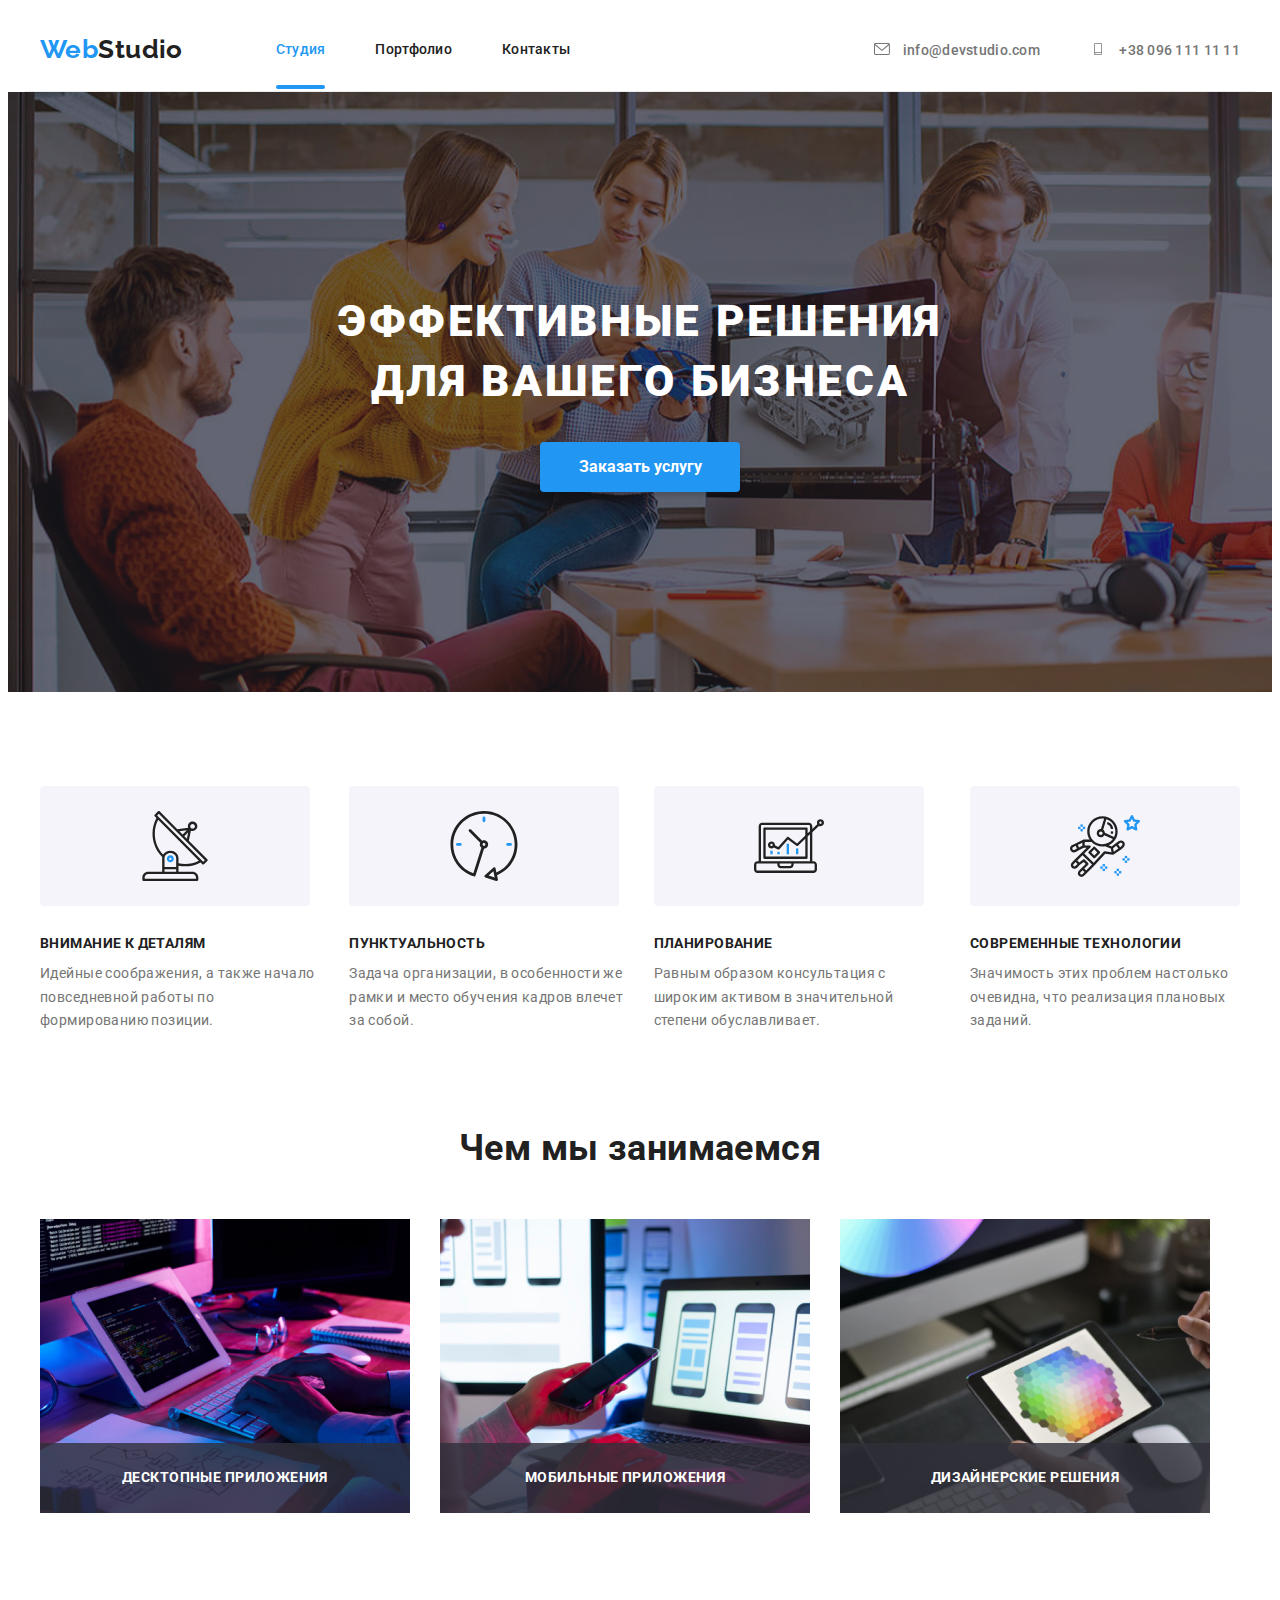
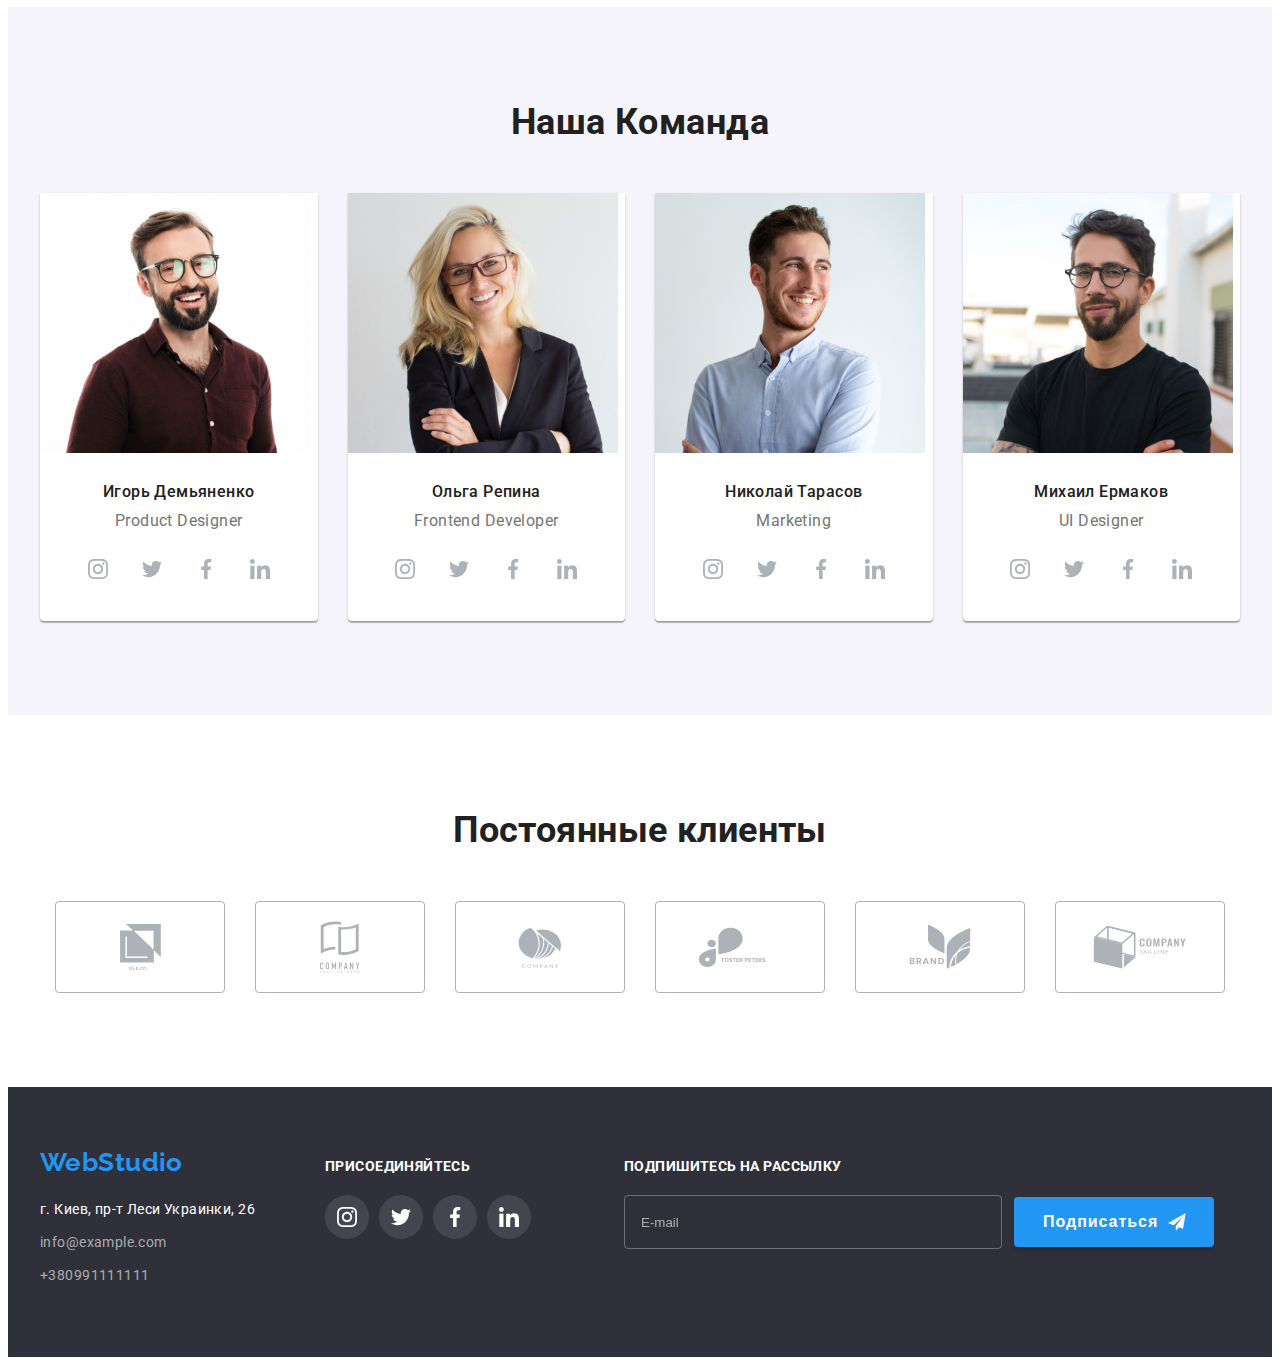
<file: index.html>
<!DOCTYPE html>
<html lang="ru">
<head>
    <meta charset="UTF-8">
    <meta http-equiv="X-UA-Compatible" content="IE=edge">
    <meta name="viewport" content="width=device-width, initial-scale=1.0">
    <title>WebStudio</title>

    <link rel="preconnect" href="https://fonts.googleapis.com">
    <link rel="preconnect" href="https://fonts.gstatic.com" crossorigin>
    <link href="https://fonts.googleapis.com/css2?family=Raleway:wght@700&family=Roboto:wght@400;500;700;900&display=swap" rel="stylesheet">
    <link rel="stylesheet" href="https://cdnjs.cloudflare.com/ajax/libs/modern-normalize/1.1.0/modern-normalize.min.css" integrity="sha512-wpPYUAdjBVSE4KJnH1VR1HeZfpl1ub8YT/NKx4PuQ5NmX2tKuGu6U/JRp5y+Y8XG2tV+wKQpNHVUX03MfMFn9Q==" crossorigin="anonymous" referrerpolicy="no-referrer" />
    <link rel="stylesheet" href="./css/main.css">
</head>
<body>
    <header class="header">
        <div class="container">
            <nav class="nav header__nav">
                <a href="./index.html" class="logo link">Web<span class="logo__span">Studio</span></a>
                <ul class="list header__list list">
                    <li class="item header__item"><a href="#" class="header__link link current">Студия</a></li>
                    <li class="item header__item"><a href="./portfolio.html" class="header__link link">Портфолио</a></li>
                    <li class="item header__item"><a href="#" class="header__link link">Контакты</a></li>
                </ul>  
            </nav>   
            <ul class="contact contact__list list">  
                    <li class="item header__item"><a href="mailto:info@devstudio.com" class="contacts header__contacts link">
                        <svg class="icon contacts__icon">
                            <use href="./images/icons.svg#icon-mail"></use>
                        </svg>
                        info@devstudio.com</a></li>
                    <li class="header-item"><a href="tel:+380961111111" class="contacts header__contacts link">
                        <svg class="icon contacts__icon">
                            <use href="./images/icons.svg#icon-smartphone"></use>
                        </svg>
                        +38 096 111 11 11</a></li>
            </ul>  
        </div>
    </header>
    
    <main>
        <section class="section hero">
            <div class="container">
                <h1 class="hero__title">Эффективные решения для вашего бизнеса</h1>
                <button type="button" class="hero__btn btn" data-modal-open>Заказать услугу</button>
            </div>
        </section>
    
        <section class="section description">
            <div class="container">
                <h2 class="visually-hidden">Описание</h2>
                <ul class="description list">
                    <li class="description__item">
                        <div class="description__soc">
                            <svg class="description__icon">
                                <use href="./images/icons.svg#icon-antenna"></use>
                            </svg>
                        </div>
                        <h3 class="description__title">Внимание к деталям</h3>
                        <p class="description__text">Идейные соображения, а также начало повседневной работы по формированию позиции.</p>
                    </li>
                    <li class="description__item">
                        <div class="description__soc">
                            <svg class="description__icon">
                                <use href="./images/icons.svg#icon-clock"></use>
                            </svg>
                        </div>
                        <h3 class="description__title">Пунктуальность</h3>
                        <p class="description__text">Задача организации, в особенности же рамки и место обучения кадров влечет за собой.</p>
                    </li>
                    <li class="description__item">
                        <div class="description__soc">
                            <svg class="description__icon">
                                <use href="./images/icons.svg#icon-diagram"></use>
                            </svg>
                        </div>
                        <h3 class="description__title">Планирование</h3>
                        <p class="description__text">Равным образом консультация с широким активом в значительной степени обуславливает.</p>
                    </li>
                    <li class="description__item">
                        <div class="description__soc">
                            <svg class="description__icon">
                                <use href="./images/icons.svg#icon-astronaut"></use>
                            </svg>
                        </div>
                        <h3 class="description__title">Современные технологии</h3>
                        <p class="description__text">Значимость этих проблем настолько очевидна, что реализация плановых заданий.</p>
                    </li>
                </ul>
            </div>    
        </section>
    
        <section class="section about">
            <div class="container">
                <h2 class="about__title">Чем мы занимаемся</h2>
                <ul class="about__list list">
                    <li class="about__item">
                        <div class="about__overlay">
                            <img src="./images/about-1.jpg" alt="Рабочий процесс" width="370">
                            <p class="about__text">Десктопные приложения</p>
                        </div>
                    </li>
                    <li class="about__item">
                        <div class="about__overlay">
                            <img src="./images/about-2.jpg" alt="поиск" width="370">
                            <p class="about__text">Мобильные приложения</p>
                        </div>
                    </li>
                    <li class="about__item">
                        <div class="about__overlay">
                            <img src="./images/about-3.jpg" alt="палитра-цветов" width="370">
                            <p class="about__text">Дизайнерские решения</p>
                        </div>
                    </li>
                </ul>
            </div>    
        </section>
        <section class="team section">
            <div class="container">
                <h2 class="team__title">Наша Команда</h2>
                <ul class="team-list list">
                    <li class="team-list__item">
                        <img src="./images/team-1.jpg" alt="Продакт дизайнер" width="270">
                            <div class="team-text">
                                <h3 class="team-text__name">Игорь Демьяненко</h3>
                                <p class="team-text__role">Product Designer</p>
                                    <ul class="team-soc list">
                                        <li class="team-soc__item">
                                            <a href="#" class="team-soc__link">
                                                <svg class="team-soc__icon" width="20" height="20">
                                                    <use href="./images/icons.svg#icon-instagram"></use>
                                                </svg>
                                            </a>
                                        </li>
                                        <li class="team-soc__item">
                                            <a href="#" class="team-soc__link">
                                                <svg class="team-soc__icon" width="20" height="20">
                                                    <use href="./images/icons.svg#icon-twitter"></use>
                                                </svg>
                                            </a>
                                        </li>
                                        <li class="team-soc__item">
                                            <a href="#" class="team-soc__link">
                                                <svg class="team-soc__icon" width="20" height="20">
                                                    <use href="./images/icons.svg#icon-facebook"></use>
                                                </svg>
                                            </a>
                                        </li>
                                        <li class="team-soc__item">
                                            <a href="#" class="team-soc__link">
                                                <svg class="team-soc__icon" width="20" height="20">
                                                    <use href="./images/icons.svg#icon-linkedin"></use>
                                                </svg>
                                            </a>
                                        </li>
                                    </ul>
                            </div>
                    </li>
                    <li class="team-list__item">
                        <img src="./images/team-2.jpg" alt="Фронтенд разработчик" width="270">
                            <div class="team-text">
                                <h3 class="team-text__name">Ольга Репина</h3>
                                <p class="team-text__role">Frontend Developer</p>
                                <ul class="team-soc list">
                                    <li class="team-soc__item">
                                        <a href="#" class="team-soc__link">
                                            <svg class="team-soc__icon" width="20" height="20">
                                                <use href="./images/icons.svg#icon-instagram"></use>
                                            </svg>
                                        </a>
                                    </li>
                                    <li class="team-soc__item">
                                        <a href="#" class="team-soc__link">
                                            <svg class="team-soc__icon" width="20" height="20">
                                                <use href="./images/icons.svg#icon-twitter"></use>
                                            </svg>
                                        </a>
                                    </li>
                                    <li class="team-soc__item">
                                        <a href="#" class="team-soc__link">
                                            <svg class="team-soc__icon" width="20" height="20">
                                                <use href="./images/icons.svg#icon-facebook"></use>
                                            </svg>
                                        </a>
                                    </li>
                                    <li class="team-soc__item">
                                        <a href="#" class="team-soc__link">
                                            <svg class="team-soc__icon" width="20" height="20">
                                                <use href="./images/icons.svg#icon-linkedin"></use>
                                            </svg>
                                        </a>
                                    </li>
                                </ul>
                            </div>
                    </li>
                    <li class="team-list__item">
                        <img src="./images/team-3.jpg" alt="Маркетинг" width="270">
                            <div class="team-text">
                                <h3 class="team-text__name">Николай Тарасов</h3>
                                <p class="team-text__role">Marketing</p>
                                <ul class="team-soc list">
                                    <li class="team-soc__item">
                                        <a href="#" class="team-soc__link">
                                            <svg class="team-soc__icon" width="20" height="20">
                                                <use href="./images/icons.svg#icon-instagram"></use>
                                            </svg>
                                        </a>
                                    </li>
                                    <li class="team-soc__item">
                                        <a href="#" class="team-soc__link">
                                            <svg class="team-soc__icon" width="20" height="20">
                                                <use href="./images/icons.svg#icon-twitter"></use>
                                            </svg>
                                        </a>
                                    </li>
                                    <li class="team-soc__item">
                                        <a href="#" class="team-soc__link">
                                            <svg class="team-soc__icon" width="20" height="20">
                                                <use href="./images/icons.svg#icon-facebook"></use>
                                            </svg>
                                        </a>
                                    </li>
                                    <li class="team-soc__item">
                                        <a href="#" class="team-soc__link">
                                            <svg class="team-soc__icon" width="20" height="20">
                                                <use href="./images/icons.svg#icon-linkedin"></use>
                                            </svg>
                                        </a>
                                    </li>
                                </ul>
                            </div>
                    </li>
                    <li class="team-list__item">
                        <img src="./images/team-4.jpg" alt="ЮИ Дизайнер" width="270">
                            <div class="team-text">
                                <h3 class="team-text__name">Михаил Ермаков</h3>
                                <p class="team-text__role">UI Designer</p>
                                <ul class="team-soc list">
                                    <li class="team-soc__item">
                                        <a href="#" class="team-soc__link">
                                            <svg class="team-soc__icon" width="20" height="20">
                                                <use href="./images/icons.svg#icon-instagram"></use>
                                            </svg>
                                        </a>
                                    </li>
                                    <li class="team-soc__item">
                                        <a href="#" class="team-soc__link">
                                            <svg class="team-soc__icon" width="20" height="20">
                                                <use href="./images/icons.svg#icon-twitter"></use>
                                            </svg>
                                        </a>
                                    </li>
                                    <li class="team-soc__item">
                                        <a href="#" class="team-soc__link">
                                            <svg class="team-soc__icon" width="20" height="20">
                                                <use href="./images/icons.svg#icon-facebook"></use>
                                            </svg>
                                        </a>
                                    </li>
                                    <li class="team-soc__item">
                                        <a href="#" class="team-soc__link">
                                            <svg class="team-soc__icon" width="20" height="20">
                                                <use href="./images/icons.svg#icon-linkedin"></use>
                                            </svg>
                                        </a>
                                    </li>
                                </ul>
                            </div>
                    </li>
                </ul>
            </div>    
        </section>
    <section class="clietns section">
        <div class="container">
            <h2 class="clients__title">Постоянные клиенты</h2>
                <ul class="clients-item list">
                    <li class="clients-item__list">
                        <a href="#" class="clients-item__link">
                            <svg class="clients-icon" width="41" height="46.7">
                                <use href="./images/icons.svg#icon-yaco"></use>
                            </svg>
                        </a>
                    </li>    
                    <li class="clients-item__list">
                        <a href="#" class="clients-item__link">
                            <svg class="clients-icon" width="40" height="52">
                                <use href="./images/icons.svg#icon-taglinehere"></use>
                            </svg>
                        </a>
                    </li>    
                    <li class="clients-item__list">
                        <a href="#" class="clients-item__link">
                            <svg class="clients-icon" width="43.46" height="41.18">
                                <use href="./images/icons.svg#icon-company"></use>
                            </svg>
                        </a>
                    </li>    
                    <li class="clients-item__list">
                        <a href="#" class="clients-item__link">
                            <svg class="clients-icon" width="84.44" height="40.62">
                                <use href="./images/icons.svg#icon-fosterpeters"></use>
                            </svg>
                        </a>
                    </li>    
                    <li class="clients-item__list">
                        <a href="#" class="clients-item__link">
                            <svg class="clients-icon" width="62.54" height="45.43">
                                <use href="./images/icons.svg#icon-brand"></use>
                            </svg>
                        </a>
                    </li>    
                    <li class="clients-item__list">
                        <a href="#" class="clients-item__link">
                            <svg class="clients-icon" width="93.79" height="43.93">
                                <use href="./images/icons.svg#icon-tagline"></use>
                            </svg>
                        </a>
                    </li>    
                </ul>
        </div>
    </section>
    </main>
    <footer class="footer">
        <div class="container">
            <address class="footer__address">
            <a href="./index.html" class="footer-logo link">Web<span class="footer-logo-span">Studio</span></a>
                <div class="footer__item">
                    <ul class="footer__list list">
                        <li><a href="https://goo.gl/maps/cSgDXWEeevy2cfZU7"  class="footer__address link" target="_blank" rel="noopener, noindex, nofollow" >г. Киев, пр-т Леси Украинки, 26</a></li>
                        <li><a href="mailto:info@example.com"  class="footer__contacts link">info@example.com</a></li>
                        <li><a href="tel:+380991111111"  class="footer__contacts link">+380991111111</a></li>
                    </ul>
                </div>
            </address>  
            <div class="join">
                <h2 class="join__title">присоединяйтесь</h2>
                <ul class="join__soc">
                    <li class="join__icon list">
                        <a href="" class="join__link">
                            <svg class="join__logo" width="20" height="20">
                                <use href="./images/icons.svg#icon-instagram"></use>
                            </svg>
                        </a>
                    </li>
                    <li class="join__icon list">
                        <a href="" class="join__link">
                            <svg class="join__logo" width="20" height="20">
                                <use href="./images/icons.svg#icon-twitter"></use>
                            </svg>
                        </a>
                    </li>
                    <li class="join__icon list">
                        <a href="" class="join__link">
                            <svg class="join__logo" width="20" height="20">
                                <use href="./images/icons.svg#icon-facebook"></use>
                            </svg>
                        </a>
                    </li>
                    <li class="join__icon list">
                        <a href="" class="join__link">
                            <svg class="join__logo" width="20" height="20">
                                <use href="./images/icons.svg#icon-linkedin"></use>
                            </svg>
                        </a>
                    </li>
                </ul>
            </div>
                <form class="mailing">
                    <label class="mailing__label" for="user-email">Подпишитесь на рассылку</label>
                    <div class="mailing__list">
                        <input type="text" class="mailing__input" name="user-email" id="user-email" placeholder="E-mail" required>
                        <button type="submit" class="mailing__btn">Подписаться
                            <svg class="mailing__send" width="24" height="24">
                                <use href="./images/icons.svg#icon-send"></use>
                            </svg>
                        </button>
                    </div>
                </form>
        </div>   
    </footer>
    <div class="backdrop is-hidden" data-modal>
        <div class="modal">
            <button type="button" class="modal__closed-btn" data-modal-close>
                <svg class="modal__closed-logo" width="11" height="11">
                    <use href="./images/icons.svg#icon-close"></use>
                </svg>
            </button>
                <p class="modal__title">
                    Оставьте свои данные, мы вам перезвоним
                </p>
                <form>
                    <div class="modal-field">
                        <label class="modal-field__label" for="user-name">Имя</label>
                        <div class="modal-field__wrap">
                            <input type="name" class="modal-field__input" name="user-name" id="user-name" required>
                            <svg class="modal-field__icon" width="18" height="18">
                                <use href="./images/icons.svg#icon-tip"></use>
                            </svg>
                        </div>
                    </div>
                    <div class="modal-field">
                        <label class="modal-field__label" for="user-phone">Телефон</label>
                        <div class="modal-field__wrap">
                            <input type="tel" class="modal-field__input" name="user-phone" id="user-phone">
                            <svg class="modal-field__icon" width="18" height="18">
                                <use href="./images/icons.svg#icon-phonemodal"></use>
                            </svg>
                        </div>
                    </div>
                    <div class="modal-field">
                        <label class="modal-field__label" for="user-email">Почта</label>
                        <div class="modal-field__wrap">
                            <input type="email" class="modal-field__input" name="user-email" id="user-email">
                            <svg class="modal-field__icon" width="18" height="18">
                                <use href="./images/icons.svg#icon-mailmodal"></use>
                            </svg>
                        </div>
                    </div>
                    <div class="modal-field-area">
                        <label class="modal-field__label" for="user-text">Комментарий</label>
                        <textarea name="user-text" id="user-text" class="modal-field-area__text" placeholder="Введите текст"></textarea>
                    </div>
                    <div class="modal-field-policy">
                        <input type="checkbox" class="modal-field-policy__check visually-hidden" id="input-check" name="policy" value="policy">
                         <label for="input-check" class="modal-field-policy__text">Соглашаюсь с рассылкой и принимаю 
                             <a href="#" class="policy">Условия договора</a></label>
                    </div>
                    <div class="submit-btn">
                        <button type="submit" class="submit-btn__modal">Отправить</button>
                    </div>
                </form>
        </div>
    </div>
    <script src="./js/modal.js"></script>
</body>
</html>
</file>
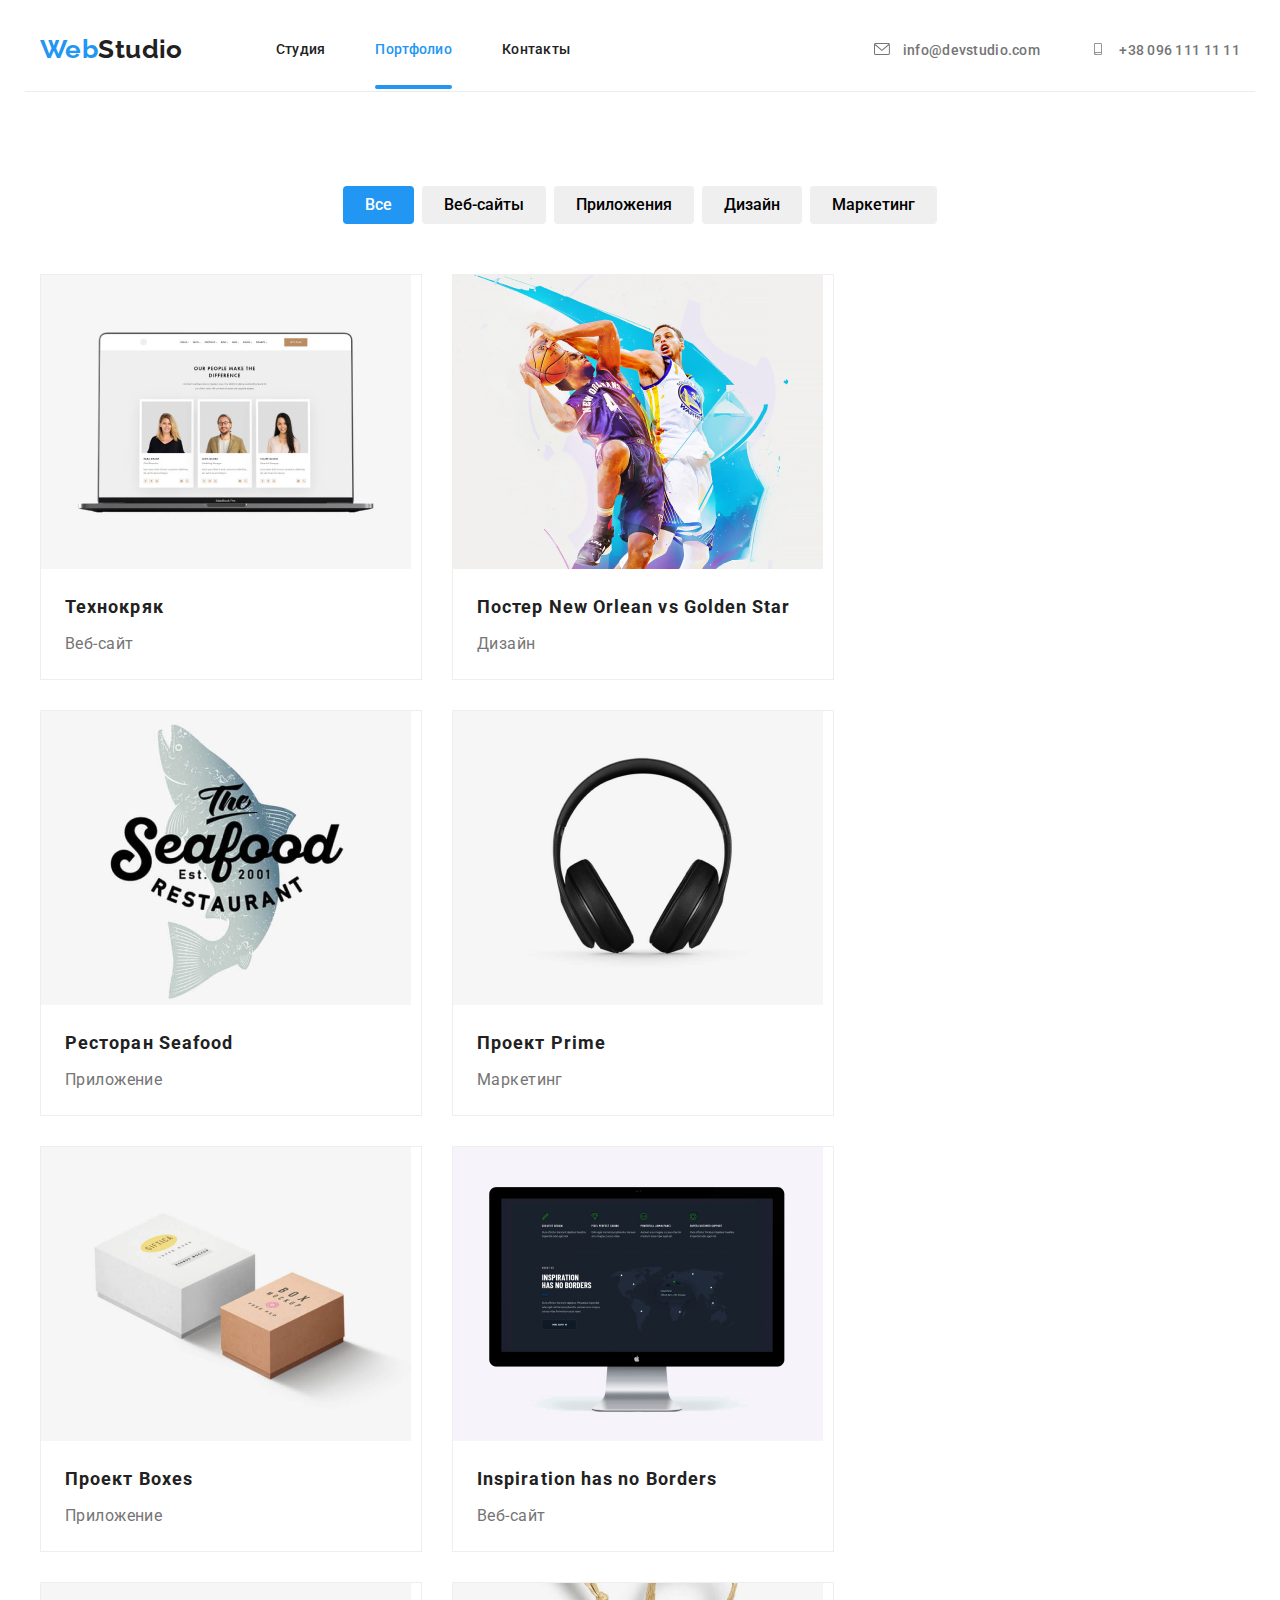
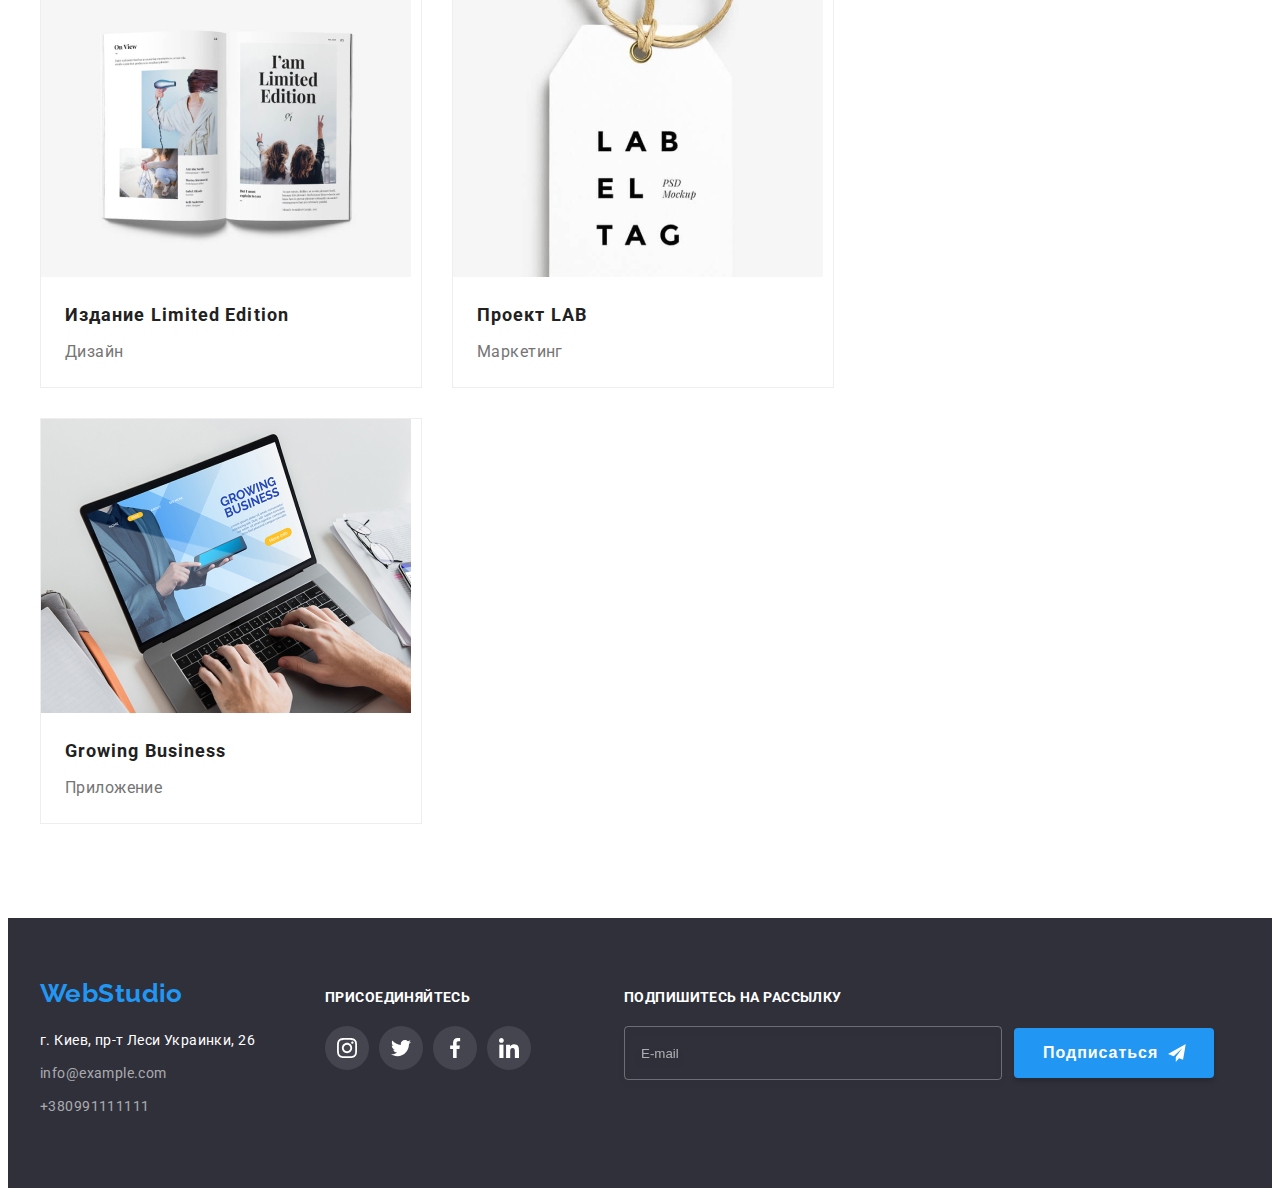
<file: portfolio.html>
<!DOCTYPE html>
<html lang="en">
<head>
    <meta charset="UTF-8">
    <meta http-equiv="X-UA-Compatible" content="IE=edge">
    <meta name="viewport" content="width=device-width, initial-scale=1.0">
    <title>Portfolio</title>
    <link rel="preconnect" href="https://fonts.googleapis.com">
    <link rel="preconnect" href="https://fonts.gstatic.com" crossorigin>
    <link href="https://fonts.googleapis.com/css2?family=Raleway:wght@700&family=Roboto:wght@400;500;700;900&display=swap" rel="stylesheet">
    <link rel="stylesheet" href="https://cdnjs.cloudflare.com/ajax/libs/modern-normalize/1.1.0/modern-normalize.min.css" integrity="sha512-wpPYUAdjBVSE4KJnH1VR1HeZfpl1ub8YT/NKx4PuQ5NmX2tKuGu6U/JRp5y+Y8XG2tV+wKQpNHVUX03MfMFn9Q==" crossorigin="anonymous" referrerpolicy="no-referrer" />
    <link rel="stylesheet" href="./css/main.css">
</head>
<body>
    <header class="header">
        <div class="container">
            <nav class="nav header__nav">
                <a href="./index.html" class="logo link">Web<span class="logo__span">Studio</span></a>
                <ul class="list header__list list">
                    <li class="item header__item"><a href="./index.html" class="link header__link link">Студия</a></li>
                    <li class="item header__item"><a href="#" class="link header__link link current">Портфолио</a></li>
                    <li class="item header__item"><a href="#" class="link header__link link">Контакты</a></li>
                </ul>  
            </nav>   
            <ul class="contact contact__list list">  
                    <li class="item header__item"><a href="mailto:info@devstudio.com" class="contacts header__contacts link">
                        <svg class="icon contacts__icon">
                            <use href="./images/icons.svg#icon-mail"></use>
                        </svg>
                        info@devstudio.com</a></li>
                    <li class="header-item"><a href="tel:+380961111111" class="contacts header__contacts link">
                        <svg class="icon contacts__icon">
                            <use href="./images/icons.svg#icon-smartphone"></use>
                        </svg>
                        +38 096 111 11 11</a></li>
            </ul>  
        </div>
    </header>
<main>
    <section class="portfolio">
        <div class="container">
            <h1 class="visually-hidden">Портфолио</h1>
            <ul class="portfolio-list-btn list">
                <li class="portfolio-btn-list"><button type="button" class="portfolio-btn list current-btn-portfolio">Все</button></li>
                <li class="portfolio-btn-list"><button type="button" class="portfolio-btn list">Веб-сайты</button></li>
                <li class="portfolio-btn-list"><button type="button" class="portfolio-btn list">Приложения</button></li>
                <li class="portfolio-btn-list"><button type="button" class="portfolio-btn list">Дизайн</button></li>
                <li class="portfolio-btn-list"><button type="button" class="portfolio-btn list">Маркетинг</button></li>
            </ul>
            <ul class="cards-list list">
                <li class="cards-item">
                    <a href="#" class="cards-link link">
                        <div class="animation-overlay">
                            <img src="./images/portfolio1.jpg" alt="Веб-сайт">
                            <p class="overlay">
                                Ресурс предлагает комплексные предложения с разным уровнем функционала и сервисов.
                                Все это позволит посетителю получить исчерпывающие сведения о компании или частном лице.
                            </p>
                        </div>
                        <div class="text-wrapper">
                            <h3 class="portfolio-title">Технокряк</h3>
                            <p class="portfolio-text">Веб-сайт</p>
                        </div>
                    </a>
                </li>
                <li class="cards-item">
                    <a href="#" class="cards-link link">
                        <div class="animation-overlay">
                            <img src="./images/portfolio2.jpg" alt="Постер New Orlean vs Golden Star">
                            <p class="overlay">
                                Ресурс предлагает комплексные предложения с разным уровнем функционала и сервисов.
                                Все это позволит посетителю получить исчерпывающие сведения о компании или частном лице.
                            </p>
                        </div>
                        <div class="text-wrapper">
                            <h3 class="portfolio-title">Постер New Orlean vs Golden Star</h3>
                            <p class="portfolio-text">Дизайн</p>
                        </div>
                    </a>   
                </li>
                <li class="cards-item">
                    <a href="" class="cards-link link">
                        <div class="animation-overlay">
                            <img src="./images/portfolio3.jpg" alt="Ресторан Seafood" width="370">
                            <p class="overlay">
                                Ресурс предлагает комплексные предложения с разным уровнем функционала и сервисов.
                                Все это позволит посетителю получить исчерпывающие сведения о компании или частном лице.
                            </p>
                        </div>        
                        <div class="text-wrapper">
                            <h3 class="portfolio-title">Ресторан Seafood</h3>
                            <p class="portfolio-text">Приложение</p>
                        </div> 
                    </a>
                </li>
                <li class="cards-item">
                    <a href="" class="cards-link link">
                        <div class="animation-overlay">
                            <img src="./images/portfolio4.jpg" alt="Проект Prime" width="370">
                            <p class="overlay">
                                Ресурс предлагает комплексные предложения с разным уровнем функционала и сервисов.
                                Все это позволит посетителю получить исчерпывающие сведения о компании или частном лице.
                            </p>
                        </div>
                        <div class="text-wrapper">
                            <h3 class="portfolio-title">Проект Prime</h3>
                            <p class="portfolio-text">Маркетинг</p>
                        </div>
                    </a>
                </li>
                <li class="cards-item">
                    <a href="#" class="cards-link link">
                        <div class="animation-overlay">
                            <img src="./images/portfolio5.jpg" alt="Проект Boxes" width="370">
                            <p class="overlay">
                                Ресурс предлагает комплексные предложения с разным уровнем функционала и сервисов.
                                Все это позволит посетителю получить исчерпывающие сведения о компании или частном лице.
                            </p>
                        </div>
                        <div class="text-wrapper">
                            <h3 class="portfolio-title">Проект Boxes</h3>
                            <p class="portfolio-text">Приложение</p>
                        </div>
                    </a>
                </li>
                <li class="cards-item">
                    <a href="#" class="cards-link link">
                        <div class="animation-overlay">
                            <img src="./images/portfolio6.jpg" alt="Inspiration has no Borders" width="370">
                            <p class="overlay">
                                Ресурс предлагает комплексные предложения с разным уровнем функционала и сервисов.
                                Все это позволит посетителю получить исчерпывающие сведения о компании или частном лице.
                            </p>
                        </div>
                        <div class="text-wrapper">
                            <h3 class="portfolio-title">Inspiration has no Borders</h3>
                            <p class="portfolio-text">Веб-сайт</p>
                        </div>
                    </a>
                </li>
                <li class="cards-item">
                    <a href="#" class="cards-link link">
                        <div class="animation-overlay">
                            <img src="./images/portfolio7.jpg" alt="Издание Limited Edition" width="370">
                            <p class="overlay">
                                Ресурс предлагает комплексные предложения с разным уровнем функционала и сервисов.
                                Все это позволит посетителю получить исчерпывающие сведения о компании или частном лице.
                            </p>
                        </div>
                        <div class="text-wrapper">
                            <h3 class="portfolio-title">Издание Limited Edition</h3>
                            <p class="portfolio-text">Дизайн</p>
                        </div>
                    </a>
                </li>
                <li class="cards-item">
                    <a href="#" class="cards-link link">
                        <div class="animation-overlay">
                            <img src="./images/portfolio8.jpg" alt="Проект LAB" width="370">
                            <p class="overlay">
                                Ресурс предлагает комплексные предложения с разным уровнем функционала и сервисов.
                                Все это позволит посетителю получить исчерпывающие сведения о компании или частном лице.
                            </p>
                        </div>
                        <div class="text-wrapper">
                            <h3 class="portfolio-title">Проект LAB</h3>
                            <p class="portfolio-text">Маркетинг</p>
                        </div>
                    </a>
                </li>
                <li class="cards-item">
                    <a href="#" class="cards-link link">
                        <div class="animation-overlay">
                            <img src="./images/portfolio9.jpg" alt="Growing Business" width="370">
                            <p class="overlay">
                                Ресурс предлагает комплексные предложения с разным уровнем функционала и сервисов.
                                Все это позволит посетителю получить исчерпывающие сведения о компании или частном лице.
                            </p>
                        </div>
                        <div class="text-wrapper">
                            <h3 class="portfolio-title">Growing Business</h3>
                            <p class="portfolio-text">Приложение</p>
                        </div>
                    </a>
                </li>
            </ul> 
        </div>
    </section>
</main>  
<footer class="footer">
        <div class="container">
            <address class="footer__address">
            <a href="./index.html" class="footer-logo link">Web<span class="footer-logo-span">Studio</span></a>
                <div class="footer__item">
                    <ul class="footer__list list">
                        <li><a href="https://goo.gl/maps/cSgDXWEeevy2cfZU7"  class="footer__address link" target="_blank" rel="noopener, noindex, nofollow" >г. Киев, пр-т Леси Украинки, 26</a></li>
                        <li><a href="mailto:info@example.com"  class="footer__contacts link">info@example.com</a></li>
                        <li><a href="tel:+380991111111"  class="footer__contacts link">+380991111111</a></li>
                    </ul>
                </div>
            </address>  
            <div class="join">
                <h2 class="join__title">присоединяйтесь</h2>
                <ul class="join__soc">
                    <li class="join__icon list">
                        <a href="" class="join__link">
                            <svg class="join__logo" width="20" height="20">
                                <use href="./images/icons.svg#icon-instagram"></use>
                            </svg>
                        </a>
                    </li>
                    <li class="join__icon list">
                        <a href="" class="join__link">
                            <svg class="join__logo" width="20" height="20">
                                <use href="./images/icons.svg#icon-twitter"></use>
                            </svg>
                        </a>
                    </li>
                    <li class="join__icon list">
                        <a href="" class="join__link">
                            <svg class="join__logo" width="20" height="20">
                                <use href="./images/icons.svg#icon-facebook"></use>
                            </svg>
                        </a>
                    </li>
                    <li class="join__icon list">
                        <a href="" class="join__link">
                            <svg class="join__logo" width="20" height="20">
                                <use href="./images/icons.svg#icon-linkedin"></use>
                            </svg>
                        </a>
                    </li>
                </ul>
            </div>
                <form class="mailing">
                    <label class="mailing__label" for="user-email">Подпишитесь на рассылку</label>
                    <div class="mailing__list">
                        <input type="text" class="mailing__input" name="user-email" id="user-email" placeholder="E-mail" required>
                        <button type="submit" class="mailing__btn">Подписаться
                            <svg class="mailing__send" width="24" height="24">
                                <use href="./images/icons.svg#icon-send"></use>
                            </svg>
                        </button>
                    </div>
                </form>
        </div>   
    </footer>
</body>
</html>
</file>
<file: css/main.css>
.header .container {
  display: flex;
  align-items: center;
  justify-content: center;
  border-bottom: 1px solid #ECECEC;
}

.header__nav {
  display: flex;
  align-items: center;
}
.header__nav .logo__span {
  color: var(--primarly-black-color);
}

.current::after {
  content: "";
  width: 100%;
  height: 4px;
  position: absolute;
  display: block;
  background-color: var(--accent-color);
  border-radius: 2px;
  bottom: 0;
}

.header__list {
  display: flex;
  align-items: center;
}

.header__item:not(:last-child) {
  margin-right: 50px;
}

.contact__list {
  display: flex;
  margin-left: auto;
  fill: var(--accent-color);
}

.logo {
  font-family: "Raleway";
  font-style: normal;
  font-weight: 700;
  font-size: 26px;
  line-height: 31px;
  color: var(--accent-color);
  margin-right: 93px;
}

.header__link {
  display: block;
  padding: 32px 0;
  position: relative;
  font-family: inherit;
  font-weight: 500;
  line-height: 1.14;
  letter-spacing: 0.02em;
  color: var(--primarly-black-color);
  transition: color 250ms cubic-bezier(0.4, 0, 0.2, 1);
}
.header__link:hover, .header__link:focus, .header__link.current {
  color: var(--accent-color);
}

.header__contacts {
  font-family: inherit;
  font-weight: 500;
  line-height: 1.14;
  letter-spacing: 0.02em;
  transition: color 250ms cubic-bezier(0.4, 0, 0.2, 1);
  color: var(--primarly-gray-color);
  display: block;
  padding: 32px 0;
}
.header__contacts:hover, .header__contacts:focus {
  color: var(--accent-color);
}

.contacts__icon {
  width: 16px;
  height: 12px;
  fill: currentColor;
  margin-right: 10px;
  padding-top: 3px;
}

.description {
  display: flex;
  align-items: center;
}
.description__item:not(:last-child) {
  margin-right: 30px;
}
.description__title {
  font-size: 14px;
  line-height: 1.14;
  text-transform: uppercase;
  color: var(--primarly-black-color);
  margin-bottom: 10px;
}
.description__text {
  font-weight: 400;
  font-size: 14px;
  line-height: 1.71;
  color: var(--primarly-gray-color);
}
.description__soc {
  width: 270px;
  height: 120px;
  background-color: #F5F4FA;
  border-radius: 4px;
  display: flex;
  justify-content: center;
  align-items: center;
  margin-bottom: 30px;
}
.description__icon {
  width: 70px;
  height: 70px;
}

.section {
  padding-top: 94px;
  padding-bottom: 94px;
}

.hero {
  background-color: var(--hero-color);
  padding: 200px 0;
  text-align: center;
  background-image: linear-gradient(rgba(47, 48, 58, 0.4), rgba(47, 48, 58, 0.4)), url(../images/hero-bg.jpg);
  background-repeat: no-repeat;
  background-size: cover;
  max-width: 1600px;
  margin: 0 auto;
}
.hero__title {
  font-family: inherit;
  font-weight: 900;
  font-size: 44px;
  line-height: 1.36;
  text-align: center;
  letter-spacing: 0.06em;
  text-transform: uppercase;
  color: var(--primarly-white-color);
  max-width: 696px;
  margin-left: auto;
  margin-right: auto;
  margin-bottom: 30px;
}

.about {
  padding-bottom: 94px;
  padding-top: 0;
}
.about__list {
  display: flex;
}
.about__text {
  position: absolute;
  bottom: 0;
  font-weight: 700;
  font-size: 14px;
  line-height: 1.14;
  text-align: center;
  text-transform: uppercase;
  color: var(--primarly-white-color);
  background-color: rgba(47, 48, 58, 0.8);
  width: 100%;
  height: 70px;
  display: flex;
  justify-content: center;
  align-items: center;
}
.about__overlay {
  position: relative;
}

.about__title,
.team__title,
.clients__title {
  font-weight: 700;
  font-size: 36px;
  line-height: 42px;
  text-align: center;
  color: var(--primarly-black-color);
  margin-bottom: 50px;
}

.about__item + .about__item {
  margin-left: 30px;
}

.team {
  background-color: #F5F4FA;
}

.team-text__name {
  font-weight: 500;
  font-size: 16px;
  line-height: 1.18;
  color: var(--primarly-black-color);
  margin-bottom: 10px;
}

.team-list {
  display: flex;
  margin-left: -30px;
}
.team-list__item {
  align-items: center;
  flex-basis: calc((100% - 120px) / 3);
  margin-left: 30px;
  box-shadow: 0px 1px 3px rgba(0, 0, 0, 0.12), 0px 1px 1px rgba(0, 0, 0, 0.14), 0px 2px 1px rgba(0, 0, 0, 0.2);
  border-radius: 0px 0px 4px 4px;
  background-color: var(--primarly-white-color);
}

.team-text {
  text-align: center;
  padding: 30px 10px;
}
.team-text__role {
  font-weight: 400;
  font-size: 16px;
  line-height: 1.18;
  color: var(--primarly-gray-color);
  margin-bottom: 16px;
}

.team-soc {
  display: flex;
  justify-content: center;
}
.team-soc__link {
  width: 44px;
  height: 44px;
  background-color: var(--primarly-white-color);
  border-radius: 50%;
  display: flex;
  justify-content: center;
  align-items: center;
  fill: var(--icon-color);
}
.team-soc__link:hover, .team-soc__link:focus {
  background-color: var(--accent-color);
  fill: var(--primarly-white-color);
}
.team-soc__item + .team-soc__item {
  margin-left: 10px;
}

.clients-item {
  display: flex;
  justify-content: center;
  align-items: center;
}
.clients-item__link {
  width: 170px;
  height: 92px;
  border: 1px solid #AFB1B8;
  box-sizing: border-box;
  border-radius: 4px;
  display: flex;
  justify-content: center;
  align-items: center;
  fill: var(--icon-color);
}
.clients-item__link:hover, .clients-item__link:focus {
  border-color: var(--accent-color);
  fill: var(--accent-color);
}
.clients-item__list:not(:last-child) {
  margin-right: 30px;
}

.footer {
  background-color: var(--hero-color);
  padding-top: 60px;
  padding-bottom: 60px;
  display: flex;
  align-items: baseline;
}
.footer .container {
  display: flex;
  align-items: baseline;
}
.footer-logo {
  font-family: "Raleway";
  font-style: normal;
  font-weight: 700;
  font-size: 26px;
  line-height: 31px;
  color: var(--accent-color);
  display: block;
  margin-bottom: 20px;
}
.footer__list li:not(:last-child) {
  margin-bottom: 9px;
}
.footer__address {
  font-family: inherit;
  font-style: normal;
  font-weight: 400;
  line-height: 1.71;
  color: var(--primarly-white-color);
}
.footer__contacts, .footer__address {
  font-family: inherit;
  font-style: normal;
  font-weight: 400;
  line-height: 1.71;
  color: var(--primarly-gray-color);
}
.footer__contacts {
  color: var(--footer-contacts);
}
.footer__contacts:hover, .footer__contacts:focus,
.footer__contacts .current {
  color: var(--accent-color);
}
.footer__address {
  color: var(--primarly-white-color);
  padding-bottom: 9px;
}
.footer__item {
  display: flex;
  align-items: baseline;
  margin-top: 9px;
}
.footer-logo-item {
  padding-bottom: 20px;
}
.footer-mail {
  margin-bottom: 9px;
}

.join {
  margin-left: 70px;
}
.join__title {
  font-family: inherit;
  font-style: normal;
  font-weight: 700;
  font-size: 14px;
  line-height: 1.14;
  text-transform: uppercase;
  color: var(--primarly-white-color);
  margin-bottom: 20px;
}
.join__soc {
  display: flex;
  justify-content: center;
}
.join__icon + .join__icon {
  margin-left: 10px;
}
.join__link {
  display: flex;
  justify-content: center;
  align-items: center;
  width: 44px;
  height: 44px;
  background-color: rgba(255, 255, 255, 0.1);
  border-radius: 50%;
  fill: var(--primarly-white-color);
}
.join__link:hover, .join__link:focus {
  background-color: var(--accent-color);
  fill: var(--primarly-white-color);
}

.cards-list {
  display: flex;
  flex-wrap: wrap;
  margin-left: -30px;
  margin-bottom: -30px;
}

.cards-item {
  margin-left: 30px;
  margin-bottom: 30px;
  width: calc((100% - 90px) / 3);
  background-color: var(--primarly-white-color);
  border: 1px solid #EEEEEE;
}

.cards-link:hover,
.cards-link:focus {
  cursor: pointer;
  box-shadow: 0px 1px 1px rgba(0, 0, 0, 0.12), 0px 4px 4px rgba(0, 0, 0, 0.06), 1px 4px 6px rgba(0, 0, 0, 0.16);
}
.cards-link:hover:hover .overlay, .cards-link:hover:focus .overlay,
.cards-link:focus:hover .overlay,
.cards-link:focus:focus .overlay {
  transform: translateY(0%);
}

.text-wrapper {
  padding: 20px 24px;
}

.portfolio-title {
  margin-bottom: 4px;
  font-weight: 700;
  font-size: 18px;
  line-height: 2;
  letter-spacing: 0.06em;
  color: var(--primarly-black-color);
}

.portfolio-text {
  color: var(--primarly-gray-color);
  font-weight: 400;
  font-size: 16px;
  line-height: 1.88;
}

.backdrop {
  position: fixed;
  width: 100%;
  height: 100%;
  top: 0;
  background-color: rgba(0, 0, 0, 0.2);
  transition: opacity 250ms, visibility 250ms;
}

.modal {
  width: 528px;
  min-height: 581px;
  background-color: var(--primarly-white-color);
  box-shadow: 0px 1px 3px rgba(0, 0, 0, 0.12), 0px 1px 1px rgba(0, 0, 0, 0.14), 0px 2px 1px rgba(0, 0, 0, 0.2);
  border-radius: 4px;
  position: absolute;
  padding: 40px;
  top: 50%;
  left: 50%;
  transform: translate(-50%, -50%);
}
.modal__title {
  font-weight: 700;
  font-size: 20px;
  line-height: 0.76;
  text-align: center;
  color: var(--primarly-black-color);
  margin-bottom: 12px;
}

.modal-field {
  margin-bottom: 10px;
}
.modal-field__input {
  width: 100%;
  height: 40px;
  box-sizing: border-box;
  border-radius: 4px;
  border: 1px solid rgba(33, 33, 33, 0.2);
  padding-left: 42px;
  outline: none;
  transition: border-color 250ms cubic-bezier(0.4, 0, 0.2, 1);
}
.modal-field__input:focus {
  border-color: var(--accent-color);
}
.modal-field__input:focus + .modal-field__icon {
  fill: var(--accent-color);
}
.modal-field__wrap {
  position: relative;
}
.modal-field__icon {
  position: absolute;
  left: 15px;
  top: 50%;
  transform: translateY(-50%);
  transition: fill 250ms cubic-bezier(0.4, 0, 0.2, 1);
}
.modal-field__label {
  font-weight: 400;
  font-size: 12px;
  line-height: 1.16;
  letter-spacing: 0.01em;
  color: var(--primarly-gray-color);
  margin-bottom: 4px;
  display: block;
}

.modal-field-area {
  margin-bottom: 20px;
}
.modal-field-area__text {
  box-sizing: border-box;
  width: 448px;
  height: 120px;
  border-radius: 4px;
  border: 1px solid rgba(33, 33, 33, 0.2);
  padding: 16px 12px;
  resize: none;
}

.modal-field-policy {
  margin-bottom: 30px;
}
.modal-field-policy__text {
  font-size: 14px;
  color: var(--primarly-gray-color);
  display: flex;
  align-items: center;
  justify-content: center;
  margin-bottom: 30px;
}
.modal-field-policy__text::before {
  content: "";
  width: 16px;
  height: 15px;
  border: 2px solid var(--primarly-black-color);
  border-radius: 3px;
  margin-right: 9px;
}
.modal-field-policy__check:checked + .modal-field-policy__text::before {
  background-color: var(--accent-color);
  border: none;
  background-image: url(../images/check.svg);
  background-repeat: no-repeat;
  background-position: center;
}

.policy {
  margin-left: 4px;
  color: var(--accent-color);
}

.mailing {
  margin-left: 93px;
}
.mailing__list {
  display: flex;
  align-items: center;
  justify-content: center;
}
.mailing__label {
  display: flex;
  width: 219px;
  height: 16px;
  font-weight: 700;
  line-height: 1.14;
  text-transform: uppercase;
  color: var(--primarly-white-color);
  margin-bottom: 20px;
  cursor: pointer;
}
.mailing__input {
  width: 358px;
  height: 50px;
  border: 1px solid rgba(255, 255, 255, 0.3);
  filter: drop-shadow(0px 4px 4px rgba(0, 0, 0, 0.15));
  border-radius: 4px;
  background-color: transparent;
  padding-left: 16px;
  color: var(--primarly-white-color);
}
.mailing__input::placeholder {
  color: rgba(255, 255, 255, 0.6);
}
.mailing__send {
  margin-left: 10px;
  fill: var(--primarly-white-color);
}

:root {
  --primarly-black-color: #212121;
  --primarly-gray-color:#757575;
  --hero-color:#2F303A;
  --primarly-white-color:#FFFFFF;
  --accent-color:#2196F3;
  --footer-contacts: rgba(255, 255, 255, 0.6);
  --icon-color: #AFB1B8;
}

.visually-hidden {
  position: absolute;
  white-space: nowrap;
  width: 1px;
  height: 1px;
  overflow: hidden;
  border: 0;
  padding: 0;
  clip: rect(0 0 0 0);
  clip-path: inset(50%);
  margin: -1px;
}

.is-hidden {
  opacity: 0;
  pointer-events: none;
  visibility: hidden;
}

p, h1, h2, h3, h4, h5, h6 {
  margin: 0;
}

ul, ol {
  padding-left: 0;
  margin: 0;
}

img {
  display: block;
  max-width: 100%;
  height: auto;
}

body {
  font-family: "Roboto", Tahoma, sans-serif;
  font-size: 14px;
  letter-spacing: 0.03em;
  color: var(--primarly-black-color);
  background-color: var(--primarly-white-color);
}

.list {
  list-style: none;
}

.link {
  text-decoration: none;
}

.container {
  width: 1200px;
  padding-left: 15px;
  padding-right: 15px;
  margin: 0 auto;
}

.current-btn-portfolio {
  background-color: var(--accent-color);
  color: var(--primarly-white-color);
}

.hero__btn {
  min-width: 200px;
  height: 50px;
  box-shadow: 0px 4px 4px rgba(0, 0, 0, 0.15);
  border-radius: 4px;
  font-family: inherit;
  font-weight: 700;
  font-size: 16px;
  line-height: 1.87;
  color: var(--primarly-white-color);
  background-color: var(--accent-color);
  cursor: pointer;
  margin-left: auto;
  margin-right: auto;
  border: none;
}

.portfolio {
  padding: 94px 0;
}

.portfolio-btn, .current-btn-portfolio {
  font-family: inherit;
  border-radius: 4px;
  border: none;
  padding: 6px 22px;
  font-style: normal;
  font-weight: 500;
  font-size: 16px;
  line-height: 26px;
  cursor: pointer;
}
.portfolio-btn:hover, .portfolio-btn:focus, .current-btn-portfolio:hover, .current-btn-portfolio:focus {
  background-color: var(--accent-color);
  color: var(--primarly-white-color);
  box-shadow: 0px 3px 1px rgba(0, 0, 0, 0.1), 0px 1px 2px rgba(0, 0, 0, 0.08), 0px 2px 2px rgba(0, 0, 0, 0.12);
}

.portfolio-btn-list:not(:last-child) {
  margin-right: 8px;
}

.portfolio-list-btn {
  display: flex;
  align-items: center;
  justify-content: center;
  margin-bottom: 50px;
}

.modal__closed-btn {
  position: absolute;
  top: 8px;
  right: 8px;
  width: 30px;
  height: 30px;
  border-radius: 50%;
  background-color: transparent;
  border: 1px solid rgba(0, 0, 0, 0.1);
  cursor: pointer;
  box-sizing: border-box;
}
.modal__closed-btn:hover, .modal__closed-btn:focus {
  fill: var(--accent-color);
  transition: fill 250ms;
}

.mailing__btn {
  display: flex;
  align-items: center;
  justify-content: center;
  width: 200px;
  height: 50px;
  padding: 10px 28px 10px 29px;
  font-weight: 700;
  font-size: 16px;
  line-height: 1.88;
  letter-spacing: 0.06em;
  color: var(--primarly-white-color);
  background-color: var(--accent-color);
  box-shadow: 0px 4px 4px rgba(0, 0, 0, 0.15);
  border-radius: 4px;
  border: none;
  margin-left: 12px;
  cursor: pointer;
}

.submit-btn {
  display: flex;
  align-items: center;
  justify-content: center;
}

.submit-btn__modal {
  width: 200px;
  height: 50px;
  font-size: 16px;
  font-weight: 700;
  line-height: 1.88;
  letter-spacing: 0.06em;
  box-shadow: 0px 4px 4px rgba(0, 0, 0, 0.15);
  border-radius: 4px;
  border: none;
  color: var(--primarly-white-color);
  background-color: var(--accent-color);
  display: flex;
  align-items: center;
  justify-content: center;
  cursor: pointer;
}

.animation-overlay {
  position: relative;
  overflow: hidden;
}

.overlay {
  position: absolute;
  top: 0;
  font-weight: 400;
  font-size: 18px;
  line-height: 1.56;
  color: var(--primarly-white-color);
  background-color: rgba(33, 150, 243, 0.9);
  padding: 63px 24px;
  width: 100%;
  height: 100%;
  transform: translateY(100%);
  transition: transform 250ms linear;
}/*# sourceMappingURL=main.css.map */
</file>
